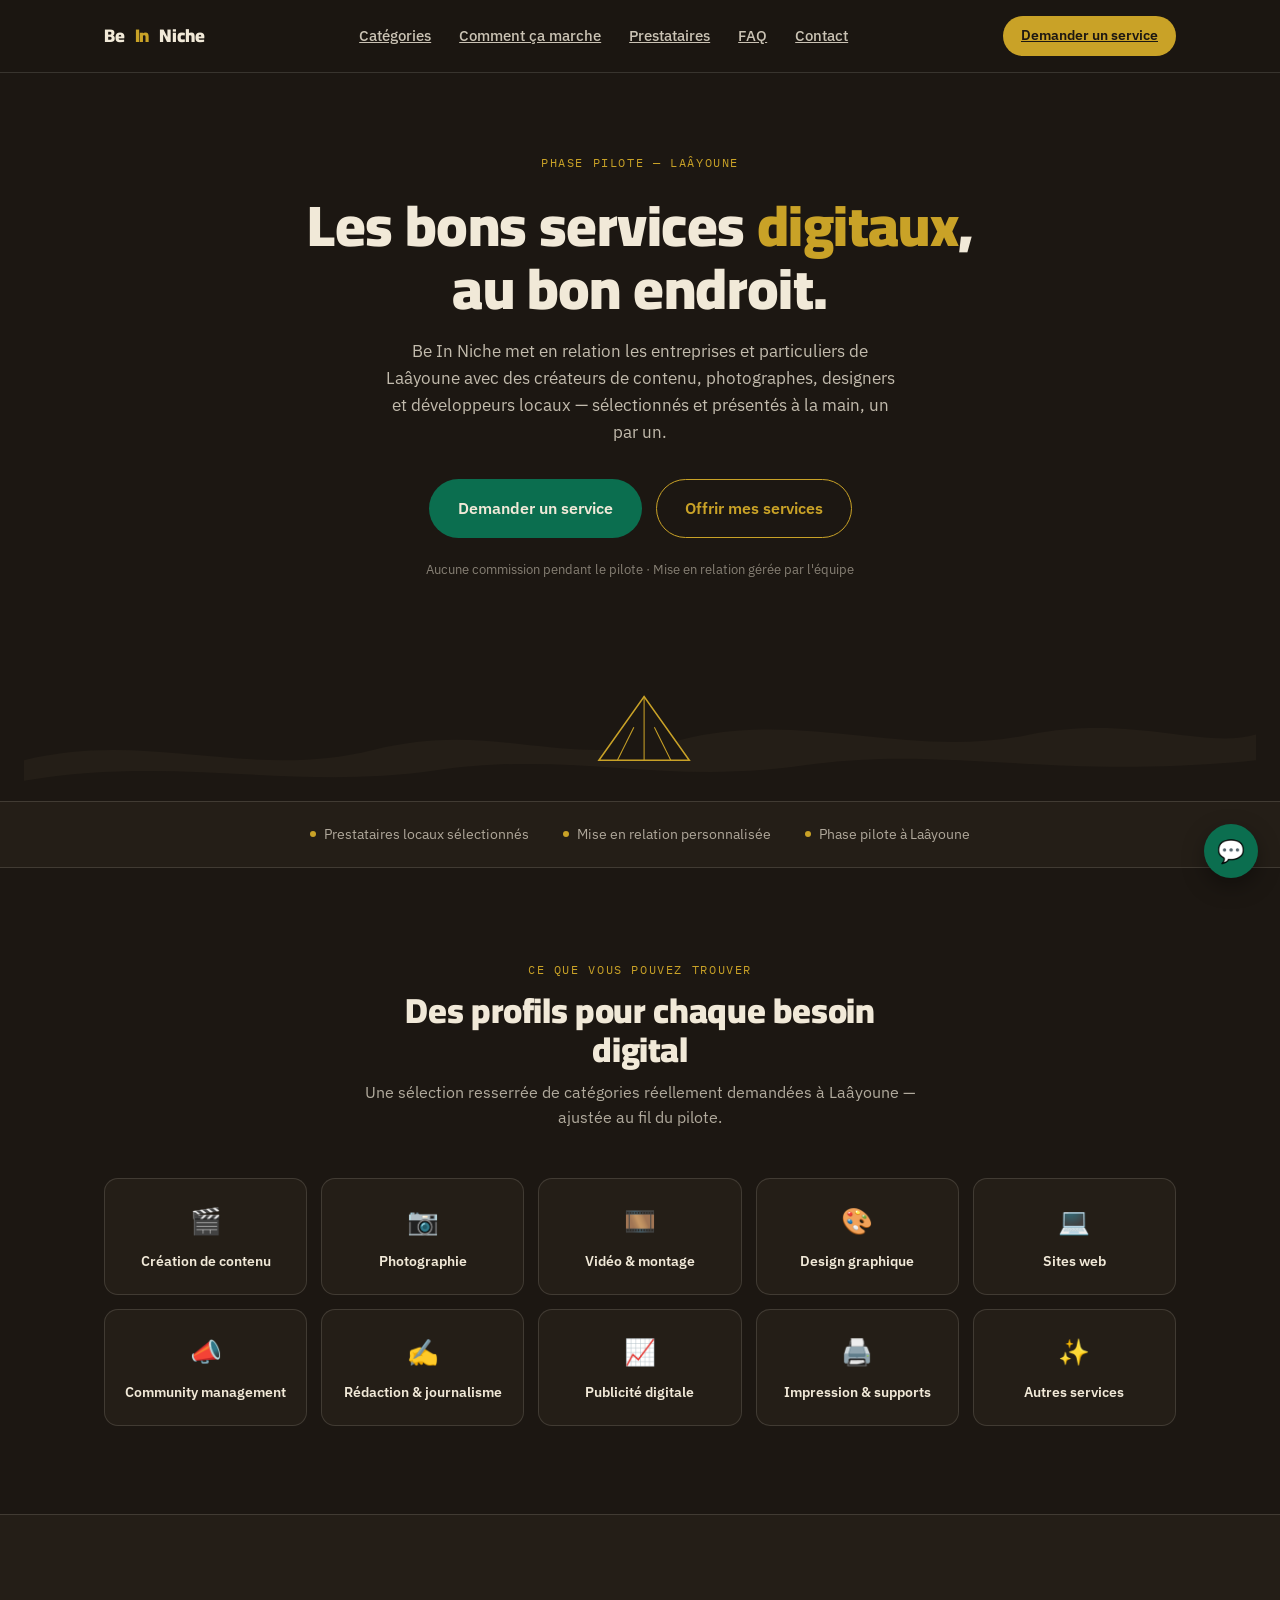
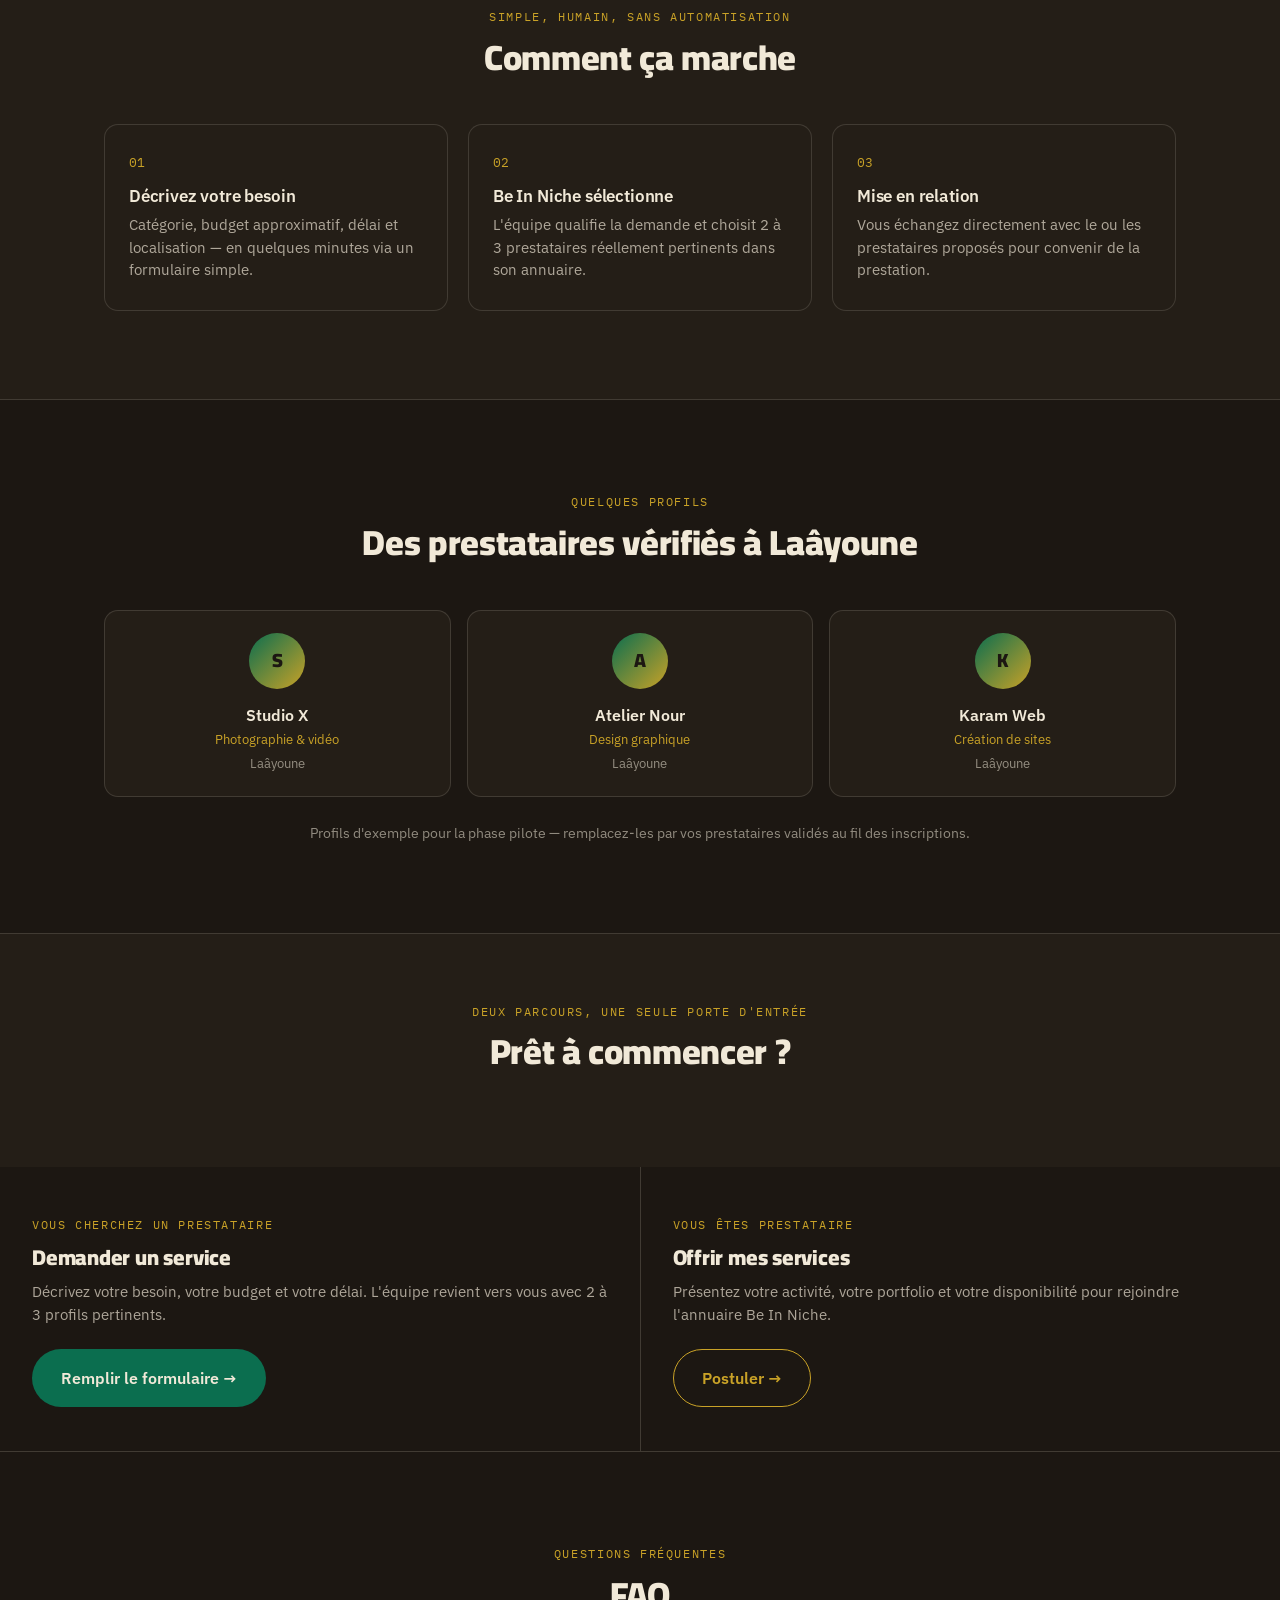
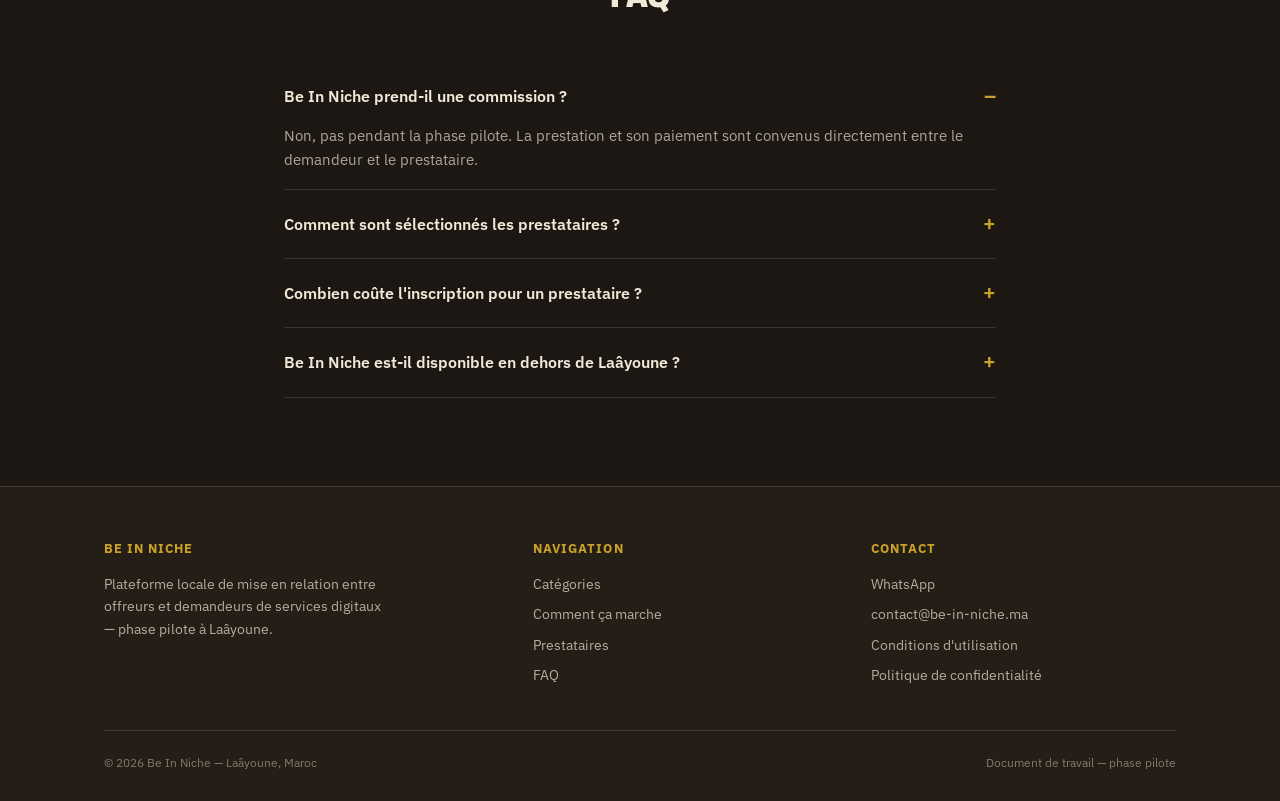
<file: index.html>
<!DOCTYPE html>
<html lang="fr">
<head>
<meta charset="UTF-8">
<meta name="viewport" content="width=device-width, initial-scale=1.0">
<title>Be In Niche — Les bons services digitaux, au bon endroit</title>
<meta name="description" content="Be In Niche connecte les demandeurs et les prestataires de services digitaux à Laâyoune. Phase pilote — mise en relation manuelle et personnalisée.">
<link rel="preconnect" href="https://fonts.googleapis.com">
<link rel="preconnect" href="https://fonts.gstatic.com" crossorigin>
<link href="https://fonts.googleapis.com/css2?family=Cairo:wght@500;700;900&family=IBM+Plex+Sans:wght@400;500;600&family=IBM+Plex+Mono:wght@500&display=swap" rel="stylesheet">
<link rel="stylesheet" href="style.css">
</head>
<body>

<header>
  <div class="nav">
    <div class="logo">Be <span class="dot">In</span> Niche</div>
    <nav class="navlinks" id="navlinks">
      <a href="#categories">Catégories</a>
      <a href="#comment">Comment ça marche</a>
      <a href="#prestataires">Prestataires</a>
      <a href="#faq">FAQ</a>
      <a href="#contact">Contact</a>
    </nav>
    <button class="menu-toggle" id="menuToggle" aria-label="Ouvrir le menu" aria-expanded="false" aria-controls="mobileMenu">
      <span></span><span></span><span></span>
    </button>
    <a class="nav-cta" href="#demander">Demander un service</a>
  </div>
  <nav class="mobile-menu" id="mobileMenu">
    <a href="#categories">Catégories</a>
    <a href="#comment">Comment ça marche</a>
    <a href="#prestataires">Prestataires</a>
    <a href="#faq">FAQ</a>
    <a href="#contact">Contact</a>
  </nav>
</header>

<main>
  <!-- HERO -->
  <section class="hero" style="padding-bottom:0;">
    <div class="hero-inner">
      <span class="eyebrow">Phase pilote — Laâyoune</span>
      <h1>Les bons services <span class="accent">digitaux</span>,<br>au bon endroit.</h1>
      <p class="lead">Be In Niche met en relation les entreprises et particuliers de Laâyoune avec des créateurs de contenu, photographes, designers et développeurs locaux — sélectionnés et présentés à la main, un par un.</p>
      <div class="cta-row">
        <a class="btn btn-primary" href="#demander">Demander un service</a>
        <a class="btn btn-outline" href="#offrir">Offrir mes services</a>
      </div>
      <p class="pilot-note">Aucune commission pendant le pilote · Mise en relation gérée par l'équipe</p>
    </div>

    <!-- Dune / khaima signature divider -->
    <svg class="dune" viewBox="0 0 1200 160" preserveAspectRatio="none" xmlns="http://www.w3.org/2000/svg" role="img" aria-label="Silhouette de dunes et khaima">
      <path d="M0,120 C120,90 220,140 340,110 C460,80 520,130 640,100 C760,70 860,120 980,95 C1080,75 1150,110 1200,95 L1200,160 L0,160 Z" fill="#241E17"/>
      <path d="M0,140 C150,115 260,150 400,130 C540,110 620,145 760,125 C900,105 1000,140 1200,120 L1200,160 L0,160 Z" fill="#1C1712"/>
      <!-- khaima silhouette -->
      <g transform="translate(560,58)">
        <path d="M0,62 L44,0 L88,62 Z" fill="#1C1712" stroke="#C9A227" stroke-width="1.5"/>
        <line x1="44" y1="0" x2="44" y2="62" stroke="#C9A227" stroke-width="1"/>
        <line x1="18" y1="62" x2="34" y2="30" stroke="#C9A227" stroke-width="1"/>
        <line x1="70" y1="62" x2="54" y2="30" stroke="#C9A227" stroke-width="1"/>
      </g>
    </svg>
  </section>

  <!-- TRUST STRIP -->
  <div class="trust">
    <div class="wrap">
      <span><span class="pip"></span>Prestataires locaux sélectionnés</span>
      <span><span class="pip"></span>Mise en relation personnalisée</span>
      <span><span class="pip"></span>Phase pilote à Laâyoune</span>
    </div>
  </div>

  <!-- CATEGORIES -->
  <section id="categories">
    <div class="wrap">
      <div class="section-head">
        <span class="eyebrow">Ce que vous pouvez trouver</span>
        <h2>Des profils pour chaque besoin digital</h2>
        <p>Une sélection resserrée de catégories réellement demandées à Laâyoune — ajustée au fil du pilote.</p>
      </div>
      <div class="cat-grid">
        <div class="cat-card"><div class="icon">🎬</div><div class="label">Création de contenu</div></div>
        <div class="cat-card"><div class="icon">📷</div><div class="label">Photographie</div></div>
        <div class="cat-card"><div class="icon">🎞️</div><div class="label">Vidéo &amp; montage</div></div>
        <div class="cat-card"><div class="icon">🎨</div><div class="label">Design graphique</div></div>
        <div class="cat-card"><div class="icon">💻</div><div class="label">Sites web</div></div>
        <div class="cat-card"><div class="icon">📣</div><div class="label">Community management</div></div>
        <div class="cat-card"><div class="icon">✍️</div><div class="label">Rédaction &amp; journalisme</div></div>
        <div class="cat-card"><div class="icon">📈</div><div class="label">Publicité digitale</div></div>
        <div class="cat-card"><div class="icon">🖨️</div><div class="label">Impression &amp; supports</div></div>
        <div class="cat-card"><div class="icon">✨</div><div class="label">Autres services</div></div>
      </div>
    </div>
  </section>

  <!-- COMMENT CA MARCHE -->
  <section id="comment" class="section-alt">
    <div class="wrap">
      <div class="section-head">
        <span class="eyebrow">Simple, humain, sans automatisation</span>
        <h2>Comment ça marche</h2>
      </div>
      <div class="steps">
        <div class="step">
          <span class="num">01</span>
          <h3>Décrivez votre besoin</h3>
          <p>Catégorie, budget approximatif, délai et localisation — en quelques minutes via un formulaire simple.</p>
        </div>
        <div class="step">
          <span class="num">02</span>
          <h3>Be In Niche sélectionne</h3>
          <p>L'équipe qualifie la demande et choisit 2 à 3 prestataires réellement pertinents dans son annuaire.</p>
        </div>
        <div class="step">
          <span class="num">03</span>
          <h3>Mise en relation</h3>
          <p>Vous échangez directement avec le ou les prestataires proposés pour convenir de la prestation.</p>
        </div>
      </div>
    </div>
  </section>

  <!-- PRESTATAIRES PREVIEW -->
  <section id="prestataires">
    <div class="wrap">
      <div class="section-head">
        <span class="eyebrow">Quelques profils</span>
        <h2>Des prestataires vérifiés à Laâyoune</h2>
      </div>
      <div class="presta-grid">
        <div class="presta-card">
          <div class="avatar">S</div>
          <div class="name">Studio X</div>
          <div class="role">Photographie &amp; vidéo</div>
          <div class="city">Laâyoune</div>
        </div>
        <div class="presta-card">
          <div class="avatar">A</div>
          <div class="name">Atelier Nour</div>
          <div class="role">Design graphique</div>
          <div class="city">Laâyoune</div>
        </div>
        <div class="presta-card">
          <div class="avatar">K</div>
          <div class="name">Karam Web</div>
          <div class="role">Création de sites</div>
          <div class="city">Laâyoune</div>
        </div>
      </div>
      <p class="presta-note">Profils d'exemple pour la phase pilote — remplacez-les par vos prestataires validés au fil des inscriptions.</p>
    </div>
  </section>

  <!-- DUAL CTA -->
  <section class="band" style="padding:0;">
    <div class="wrap" style="padding-top:64px; padding-bottom:64px;">
      <div class="section-head" style="margin-bottom:32px;">
        <span class="eyebrow">Deux parcours, une seule porte d'entrée</span>
        <h2>Prêt à commencer ?</h2>
      </div>
    </div>
    <div class="band-grid">
      <div class="band-cell" id="demander">
        <span class="eyebrow">Vous cherchez un prestataire</span>
        <h3 style="margin-top:10px;">Demander un service</h3>
        <p>Décrivez votre besoin, votre budget et votre délai. L'équipe revient vers vous avec 2 à 3 profils pertinents.</p>
        <a class="btn btn-primary" href="https://forms.gle/REMPLACER-PAR-VOTRE-FORMULAIRE-DEMANDE" target="_blank" rel="noopener">Remplir le formulaire →</a>
      </div>
      <div class="band-cell" id="offrir">
        <span class="eyebrow">Vous êtes prestataire</span>
        <h3 style="margin-top:10px;">Offrir mes services</h3>
        <p>Présentez votre activité, votre portfolio et votre disponibilité pour rejoindre l'annuaire Be In Niche.</p>
        <a class="btn btn-outline" href="https://forms.gle/REMPLACER-PAR-VOTRE-FORMULAIRE-PRESTATAIRE" target="_blank" rel="noopener">Postuler →</a>
      </div>
    </div>
  </section>

  <!-- FAQ -->
  <section id="faq">
    <div class="wrap faq-wrap">
      <div class="section-head">
        <span class="eyebrow">Questions fréquentes</span>
        <h2>FAQ</h2>
      </div>
      <details open>
        <summary>Be In Niche prend-il une commission ?</summary>
        <p>Non, pas pendant la phase pilote. La prestation et son paiement sont convenus directement entre le demandeur et le prestataire.</p>
      </details>
      <details>
        <summary>Comment sont sélectionnés les prestataires ?</summary>
        <p>Chaque candidature est vérifiée manuellement par l'équipe avant publication du profil dans l'annuaire.</p>
      </details>
      <details>
        <summary>Combien coûte l'inscription pour un prestataire ?</summary>
        <p>Un abonnement mensuel, trimestriel ou annuel, payé en dehors de la plateforme pendant le pilote. Les détails sont communiqués après validation du profil.</p>
      </details>
      <details>
        <summary>Be In Niche est-il disponible en dehors de Laâyoune ?</summary>
        <p>Le pilote se concentre sur Laâyoune. Une extension à d'autres villes est envisagée selon les résultats.</p>
      </details>
    </div>
  </section>
</main>

<footer id="contact">
  <div class="wrap">
    <div class="foot-grid">
      <div>
        <h4>Be In Niche</h4>
        <p class="foot-desc">Plateforme locale de mise en relation entre offreurs et demandeurs de services digitaux — phase pilote à Laâyoune.</p>
      </div>
      <div>
        <h4>Navigation</h4>
        <a href="#categories">Catégories</a>
        <a href="#comment">Comment ça marche</a>
        <a href="#prestataires">Prestataires</a>
        <a href="#faq">FAQ</a>
      </div>
      <div>
        <h4>Contact</h4>
        <a href="https://wa.me/212REMPLACER" target="_blank" rel="noopener">WhatsApp</a>
        <a href="mailto:contact@be-in-niche.ma">contact@be-in-niche.ma</a>
        <a href="#">Conditions d'utilisation</a>
        <a href="#">Politique de confidentialité</a>
      </div>
    </div>
    <div class="foot-bottom">
      <span>© <span id="year"></span> Be In Niche — Laâyoune, Maroc</span>
      <span>Document de travail — phase pilote</span>
    </div>
  </div>
</footer>

<a class="wa-float" href="https://wa.me/212REMPLACER" target="_blank" rel="noopener" aria-label="Contacter sur WhatsApp">💬</a>

<script src="script.js"></script>
</body>
</html>
</file>
<file: style.css>
:root{
  --ink:#1C1712;
  --ink-soft:#241E17;
  --sand:#F1E9D8;
  --gold:#C9A227;
  --gold-dim:#8f7420;
  --green:#0B6E4F;
  --green-light:#12885F;
  --red:#B23A2E;
  --line:rgba(241,233,216,0.14);
  --radius:14px;
}
*{box-sizing:border-box; margin:0; padding:0;}
html{scroll-behavior:smooth;}
body{
  background:var(--ink);
  color:var(--sand);
  font-family:'IBM Plex Sans', sans-serif;
  line-height:1.55;
  -webkit-font-smoothing:antialiased;
}
h1,h2,h3{
  font-family:'Cairo', sans-serif;
  font-weight:900;
  letter-spacing:-0.01em;
  line-height:1.1;
}
.eyebrow{
  font-family:'IBM Plex Mono', monospace;
  font-size:0.72rem;
  letter-spacing:0.14em;
  text-transform:uppercase;
  color:var(--gold);
}
a{color:inherit;}
img{max-width:100%; display:block;}
.wrap{max-width:1120px; margin:0 auto; padding:0 24px;}
:focus-visible{outline:2px solid var(--gold); outline-offset:3px;}

/* HEADER */
header{
  position:sticky; top:0; z-index:50;
  background:rgba(28,23,18,0.92);
  backdrop-filter:blur(8px);
  border-bottom:1px solid var(--line);
}
.nav{
  display:flex; align-items:center; justify-content:space-between;
  padding:16px 24px; max-width:1120px; margin:0 auto;
  gap:16px;
}
.logo{
  display:flex; align-items:center; gap:10px;
  font-family:'Cairo', sans-serif; font-weight:900; font-size:1.15rem;
  letter-spacing:-0.01em;
}
.logo .dot{color:var(--gold);}
.navlinks{display:none; gap:28px; font-size:0.92rem; font-weight:500;}
.navlinks a{opacity:0.82; transition:opacity .2s;}
.navlinks a:hover{opacity:1;}
@media(min-width:760px){ .navlinks{display:flex;} }
.nav-cta{
  background:var(--gold); color:var(--ink); font-weight:600; font-size:0.88rem;
  padding:9px 18px; border-radius:999px; white-space:nowrap;
}

/* MOBILE MENU TOGGLE */
.menu-toggle{
  display:flex; flex-direction:column; justify-content:center; gap:5px;
  width:36px; height:36px; background:none; border:none; cursor:pointer;
  padding:0;
}
@media(min-width:760px){ .menu-toggle{display:none;} }
.menu-toggle span{
  display:block; width:100%; height:2px; background:var(--sand);
  transition:transform .2s ease, opacity .2s ease;
}
.menu-toggle[aria-expanded="true"] span:nth-child(1){transform:translateY(7px) rotate(45deg);}
.menu-toggle[aria-expanded="true"] span:nth-child(2){opacity:0;}
.menu-toggle[aria-expanded="true"] span:nth-child(3){transform:translateY(-7px) rotate(-45deg);}

.mobile-menu{
  display:flex; flex-direction:column;
  max-height:0; overflow:hidden;
  border-top:0 solid var(--line);
  transition:max-height .25s ease;
}
.mobile-menu.open{
  max-height:280px;
  border-top:1px solid var(--line);
}
.mobile-menu a{
  padding:14px 24px; font-size:0.95rem; border-bottom:1px solid var(--line);
}
@media(min-width:760px){ .mobile-menu{display:none;} }

/* HERO */
.hero{
  position:relative; overflow:hidden;
  padding:76px 24px 0;
  text-align:center;
}
.hero-inner{max-width:760px; margin:0 auto;}
.hero h1{
  font-size:clamp(2.1rem, 5.5vw, 3.6rem);
  margin:20px 0 18px;
}
.hero h1 .accent{color:var(--gold);}
.hero p.lead{
  font-size:1.08rem; color:rgba(241,233,216,0.78);
  max-width:520px; margin:0 auto 34px;
}
.cta-row{
  display:flex; flex-direction:column; gap:14px;
  max-width:420px; margin:0 auto 8px;
}
@media(min-width:560px){ .cta-row{flex-direction:row; max-width:none; justify-content:center;} }
.btn{
  display:inline-flex; align-items:center; justify-content:center; gap:8px;
  padding:16px 28px; border-radius:999px;
  font-weight:600; font-size:1rem;
  text-decoration:none; border:1.5px solid transparent;
  transition:transform .15s ease, background .15s ease;
}
.btn:hover{transform:translateY(-2px);}
.btn-primary{background:var(--green); color:var(--sand);}
.btn-primary:hover{background:var(--green-light);}
.btn-outline{border-color:var(--gold); color:var(--gold);}
.btn-outline:hover{background:rgba(201,162,39,0.1);}
.pilot-note{
  margin-top:22px; font-size:0.82rem; color:rgba(241,233,216,0.5);
}

/* DUNE DIVIDER — signature element */
.dune{
  width:100%; height:auto; display:block; margin-top:56px;
}

/* TRUST STRIP */
.trust{
  background:var(--ink-soft);
  border-top:1px solid var(--line);
  border-bottom:1px solid var(--line);
  padding:22px 0;
}
.trust .wrap{
  display:flex; flex-wrap:wrap; justify-content:center; gap:14px 34px;
  font-size:0.86rem; color:rgba(241,233,216,0.68);
}
.trust span{display:flex; align-items:center; gap:8px;}
.trust .pip{width:6px; height:6px; border-radius:50%; background:var(--gold); flex:none;}

/* SECTION SHELL */
section{padding:88px 0;}
.section-alt{background:var(--ink-soft); border-top:1px solid var(--line); border-bottom:1px solid var(--line);}
.section-head{max-width:560px; margin:0 auto 48px; text-align:center;}
.section-head h2{font-size:clamp(1.6rem,3.6vw,2.2rem); margin-top:10px;}
.section-head p{color:rgba(241,233,216,0.7); margin-top:12px; font-size:1rem;}

/* CATEGORIES */
.cat-grid{
  display:grid; grid-template-columns:repeat(2,1fr); gap:14px;
}
@media(min-width:640px){ .cat-grid{grid-template-columns:repeat(3,1fr);} }
@media(min-width:900px){ .cat-grid{grid-template-columns:repeat(5,1fr);} }
.cat-card{
  background:var(--ink-soft);
  border:1px solid var(--line);
  border-radius:var(--radius);
  padding:22px 16px;
  text-align:center;
  transition:border-color .2s, transform .2s;
}
.cat-card:hover{border-color:var(--gold); transform:translateY(-3px);}
.cat-card .icon{font-size:1.6rem; margin-bottom:10px;}
.cat-card .label{font-size:0.86rem; font-weight:600;}

/* HOW IT WORKS */
.steps{
  display:grid; gap:20px; grid-template-columns:1fr;
}
@media(min-width:760px){ .steps{grid-template-columns:repeat(3,1fr);} }
.step{
  background:var(--ink-soft); border:1px solid var(--line); border-radius:var(--radius);
  padding:28px 24px; position:relative;
}
.step .num{
  font-family:'IBM Plex Mono', monospace; color:var(--gold);
  font-size:0.8rem; margin-bottom:14px; display:block;
}
.step h3{font-family:'IBM Plex Sans', sans-serif; font-weight:600; font-size:1.05rem; margin-bottom:8px;}
.step p{color:rgba(241,233,216,0.68); font-size:0.92rem;}

/* PRESTATAIRES PREVIEW */
.presta-grid{
  display:grid; gap:16px; grid-template-columns:1fr;
}
@media(min-width:640px){ .presta-grid{grid-template-columns:repeat(3,1fr);} }
.presta-card{
  background:var(--ink-soft); border:1px solid var(--line); border-radius:var(--radius);
  padding:22px; text-align:center;
}
.avatar{
  width:56px; height:56px; border-radius:50%;
  background:linear-gradient(135deg, var(--green), var(--gold));
  margin:0 auto 14px;
  display:flex; align-items:center; justify-content:center;
  font-family:'Cairo',sans-serif; font-weight:900; color:var(--ink); font-size:1.2rem;
}
.presta-card .name{font-weight:600; margin-bottom:2px;}
.presta-card .role{font-size:0.82rem; color:var(--gold); margin-bottom:4px;}
.presta-card .city{font-size:0.8rem; color:rgba(241,233,216,0.55);}
.presta-note{
  text-align:center; margin-top:26px; font-size:0.88rem; color:rgba(241,233,216,0.55);
}

/* DUAL CTA BAND */
.band{
  background:var(--ink-soft);
  border-top:1px solid var(--line);
  border-bottom:1px solid var(--line);
}
.band-grid{
  display:grid; grid-template-columns:1fr; gap:1px;
  background:var(--line);
}
@media(min-width:760px){ .band-grid{grid-template-columns:1fr 1fr;} }
.band-cell{
  background:var(--ink); padding:44px 32px;
}
.band-cell h3{font-size:1.35rem; margin-bottom:10px;}
.band-cell p{color:rgba(241,233,216,0.68); margin-bottom:22px; font-size:0.95rem;}

/* FAQ */
.faq-wrap{max-width:760px;}
details{
  border-bottom:1px solid var(--line);
  padding:18px 0;
}
details summary{
  cursor:pointer; font-weight:600; list-style:none;
  display:flex; justify-content:space-between; align-items:center; gap:12px;
}
details summary::-webkit-details-marker{display:none;}
details summary::after{content:'+'; color:var(--gold); font-size:1.3rem; flex:none;}
details[open] summary::after{content:'–';}
details p{margin-top:12px; color:rgba(241,233,216,0.68); font-size:0.94rem;}

/* FOOTER */
footer{
  background:var(--ink-soft); border-top:1px solid var(--line);
  padding:52px 0 28px;
}
.foot-grid{
  display:grid; gap:32px; grid-template-columns:1fr;
  margin-bottom:36px;
}
@media(min-width:640px){ .foot-grid{grid-template-columns:1.3fr 1fr 1fr;} }
.foot-grid h4{font-size:0.82rem; text-transform:uppercase; letter-spacing:0.08em; color:var(--gold); margin-bottom:14px;}
.foot-grid a, .foot-grid p{display:block; font-size:0.9rem; color:rgba(241,233,216,0.7); margin-bottom:8px; text-decoration:none;}
.foot-grid a:hover{color:var(--sand);}
.foot-desc{max-width:280px;}
.foot-bottom{
  border-top:1px solid var(--line); padding-top:22px;
  display:flex; flex-wrap:wrap; gap:12px; justify-content:space-between;
  font-size:0.78rem; color:rgba(241,233,216,0.45);
}

/* WHATSAPP FLOAT */
.wa-float{
  position:fixed; bottom:22px; right:22px; z-index:60;
  background:var(--green); color:var(--sand);
  width:54px; height:54px; border-radius:50%;
  display:flex; align-items:center; justify-content:center;
  box-shadow:0 8px 22px rgba(0,0,0,0.35);
  text-decoration:none; font-size:1.4rem;
  transition:transform .2s;
}
.wa-float:hover{transform:scale(1.08);}

@media (prefers-reduced-motion: reduce){
  html{scroll-behavior:auto;}
  *{transition:none !important;}
}
</file>
